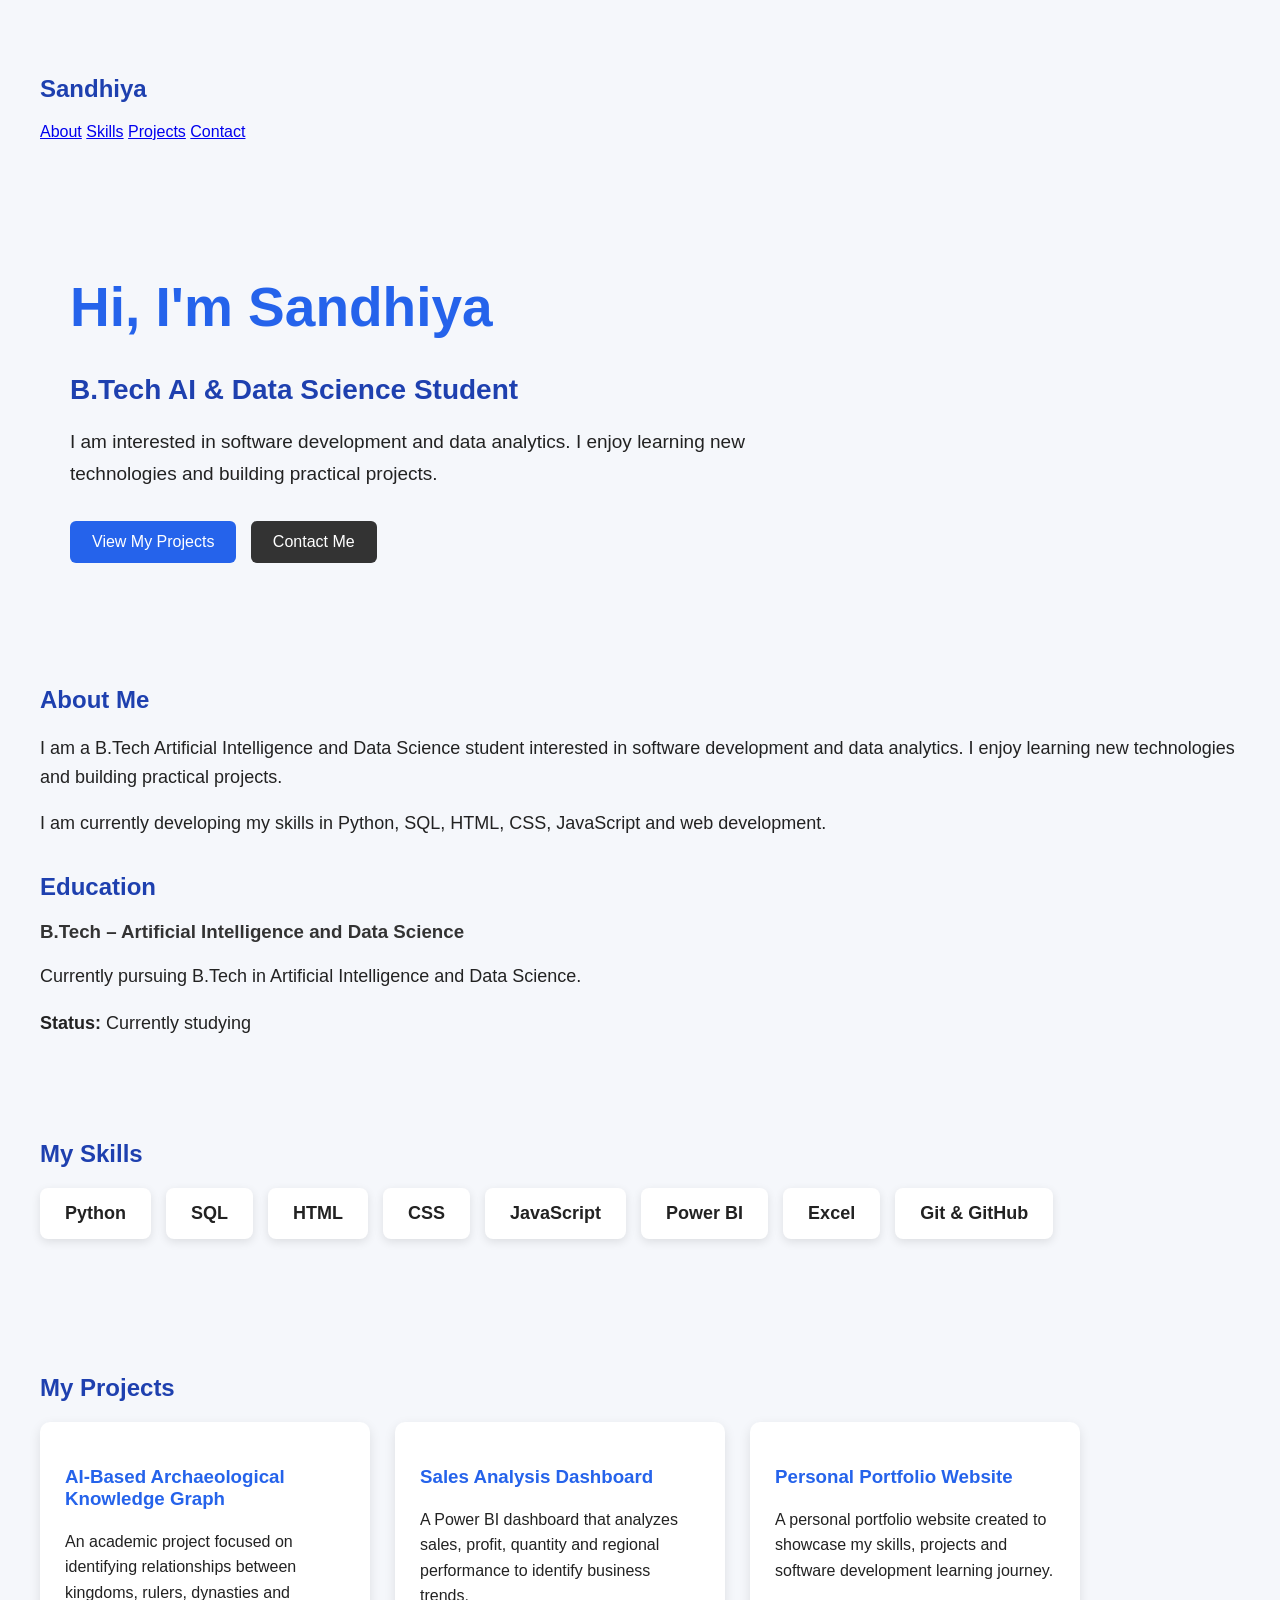
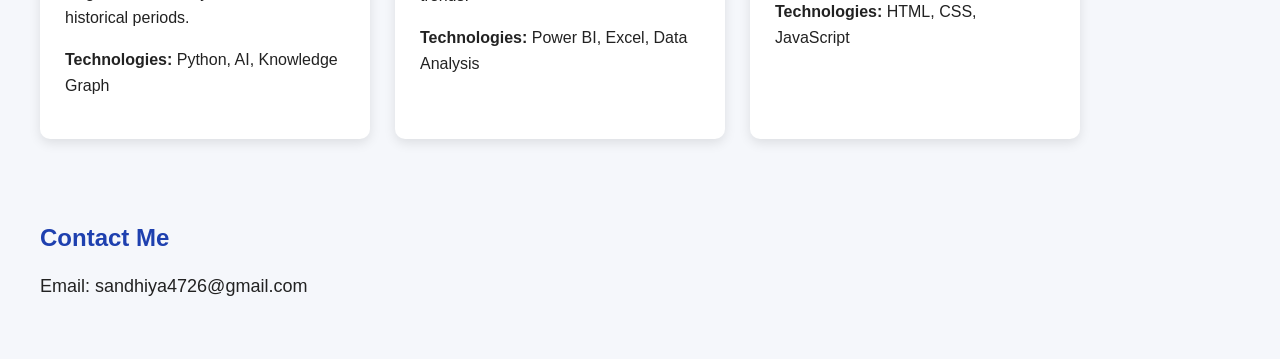
<file: index.html>
<!DOCTYPE html>
<html lang="en">
<head>
    <meta charset="UTF-8">
    <meta name="viewport" content="width=device-width, initial-scale=1.0">
    <title>Sandhiya | Portfolio</title>

    <link rel="stylesheet" href="style.css">
</head>

<body>
    <nav>
    <h2>Sandhiya</h2>

    <div>
        <a href="#about">About</a>
        <a href="#skills">Skills</a>
        <a href="#projects">Projects</a>
        <a href="#contact">Contact</a>
    </div>
</nav>

    <section class="home">

    <div class="home-text">

        <h1>Hi, I'm Sandhiya</h1>

        <h2>B.Tech AI & Data Science Student</h2>

        <p>
            I am interested in software development and data analytics.
            I enjoy learning new technologies and building practical projects.
        </p>

        <a href="#projects" class="btn">View My Projects</a>
        <a href="#contact" class="btn secondary">Contact Me</a>

    </div>

</section>

   <section id="about">
    <h2>About Me</h2>

    <p>
        I am a B.Tech Artificial Intelligence and Data Science student
        interested in software development and data analytics.
        I enjoy learning new technologies and building practical projects.
    </p>

    <p>
        I am currently developing my skills in Python, SQL, HTML, CSS,
        JavaScript and web development.
    </p>
</section>
<section id="education">
    <h2>Education</h2>

    <div class="education-card">
        <h3>B.Tech – Artificial Intelligence and Data Science</h3>

        <p>
            Currently pursuing B.Tech in Artificial Intelligence
            and Data Science.
        </p>

        <p><strong>Status:</strong> Currently studying</p>
    </div>
</section>
    <section id="skills">

    <h2>My Skills</h2>

    <div class="skills-container">

        <div class="skill">Python</div>
        <div class="skill">SQL</div>
        <div class="skill">HTML</div>
        <div class="skill">CSS</div>
        <div class="skill">JavaScript</div>
        <div class="skill">Power BI</div>
        <div class="skill">Excel</div>
        <div class="skill">Git & GitHub</div>

    </div>

</section>

    <section id="projects">

    <h2>My Projects</h2>

    <div class="projects-container">

        <div class="project-card">
            <h3>AI-Based Archaeological Knowledge Graph</h3>

            <p>
                An academic project focused on identifying relationships
                between kingdoms, rulers, dynasties and historical periods.
            </p>

            <p><strong>Technologies:</strong> Python, AI, Knowledge Graph</p>
        </div>

        <div class="project-card">
            <h3>Sales Analysis Dashboard</h3>

            <p>
                A Power BI dashboard that analyzes sales, profit,
                quantity and regional performance to identify business trends.
            </p>

            <p><strong>Technologies:</strong> Power BI, Excel, Data Analysis</p>
        </div>

        <div class="project-card">
            <h3>Personal Portfolio Website</h3>

            <p>
                A personal portfolio website created to showcase my
                skills, projects and software development learning journey.
            </p>

            <p><strong>Technologies:</strong> HTML, CSS, JavaScript</p>
        </div>

    </div>

</section>

    <h2 id="contact">Contact Me</h2>

    <p>Email: sandhiya4726@gmail.com</p>

</body>
</html>
</file>
<file: style.css>
body {
    font-family: Arial, sans-serif;
    margin: 0;
    padding: 40px;
    background-color: #f5f7fb;
    color: #222;
}

h1 {
    color: #2563eb;
    font-size: 45px;
}

h2 {
    color: #1e40af;
    margin-top: 35px;
}

h3 {
    color: #333;
}

p {
    font-size: 18px;
    line-height: 1.6;
}

ul {
    font-size: 18px;
    line-height: 2;
}
.home {
    min-height: 450px;
    display: flex;
    align-items: center;
    padding: 30px;
}

.home-text {
    max-width: 700px;
}

.home h1 {
    font-size: 55px;
    margin-bottom: 10px;
}

.home h2 {
    font-size: 28px;
    margin-bottom: 20px;
}

.home p {
    font-size: 19px;
    line-height: 1.7;
    margin-bottom: 30px;
}

.btn {
    display: inline-block;
    padding: 12px 22px;
    margin-right: 10px;
    background-color: #2563eb;
    color: white;
    text-decoration: none;
    border-radius: 6px;
}

.btn:hover {
    background-color: #1e40af;
}

.btn.secondary {
    background-color: #333;
}
#projects {
    padding: 50px 0;
}

.projects-container {
    display: flex;
    gap: 25px;
    flex-wrap: wrap;
}

.project-card {
    background-color: white;
    padding: 25px;
    border-radius: 10px;
    width: 280px;
    box-shadow: 0 4px 12px rgba(0, 0, 0, 0.1);
}

.project-card h3 {
    color: #2563eb;
}

.project-card p {
    font-size: 16px;
}
#skills {
    padding: 50px 0;
}

.skills-container {
    display: flex;
    flex-wrap: wrap;
    gap: 15px;
}

.skill {
    background-color: white;
    padding: 15px 25px;
    border-radius: 8px;
    font-size: 18px;
    font-weight: bold;
    box-shadow: 0 3px 10px rgba(0, 0, 0, 0.1);
}
</file>
